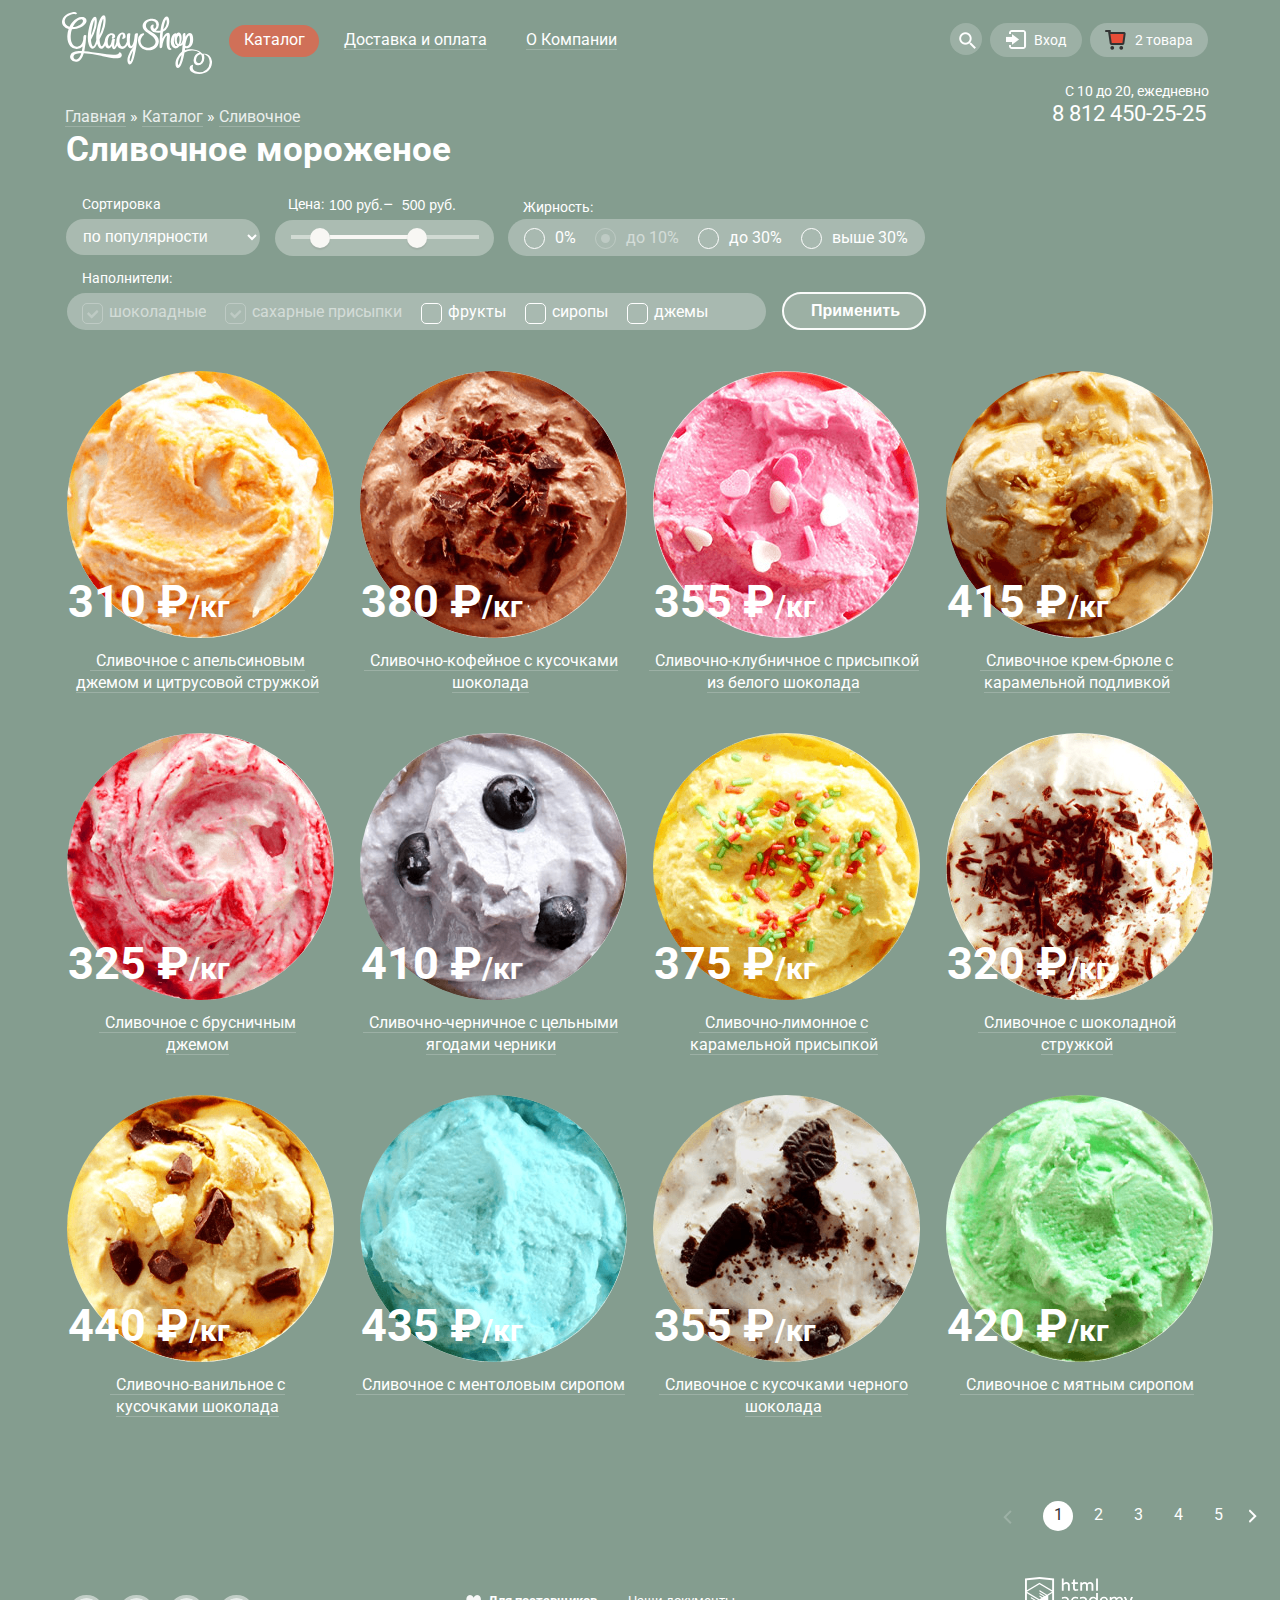
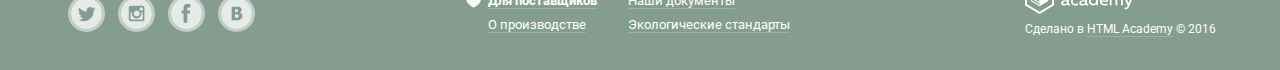
<file: catalog.html>
<!DOCTYPE html>
<html lang="ru">
  <head>
    <meta charset="utf-8">
    <title>Мороженое "Gllacy" каталог</title>
    <link rel="stylesheet" href="css/normalize.css">
    <link href="https://fonts.googleapis.com/css?family=Roboto:100,100i,300,300i,400,400i,500,500i,700,700i,900,900i&amp;subset=cyrillic" rel="stylesheet">
    <link rel="stylesheet" type="text/css" href="css/style.css">
  </head>
  <body>

  <!--Шапка страницы-->
    <header class="main-header">
  	  <div class="container clearfix">
        <div class="index-logo-catalog"> 
          <a href="index.html">
            <img src="img/logo.svg" width="150" height="70" alt="Gllacy Shop">
          </a>
        </div>
  	    <nav class="main-navigation">
  		    <ul class="main-menu">
  			    <li class="list main-menu-active">
  				    <a class="link-menu active" href="#">Каталог</a>
              <ul class="below-menu">
                <li class="item-menu"><a href="#">Новинки</a></li>
                <li class="below-menu-active"><a href="catalog.html">Сливочное</a></li>
                <li><a href="#">Щербеты</a></li>
                <li><a href="#">Фруктовый лед</a></li>
                <li><a href="#">Мелорин</a></li>
              </ul>
  			    </li>
  			    <li class="list">
  				    <a class="link-menu" href="#">Доставка и оплата</a>
  			    </li>
  			    <li class="list">
  				    <a class="link-menu" href="#"> О Компании</a>
  			    </li>
  		    </ul>
  	    </nav>
        <div class="user-to">
          <div class="search" >
            <a class="search-item"></a>
            <form class="form-search" action="https://echo.htmlacademy.ru" method="post">
              <input class="inner-search" type="search" name="search" placeholder="Что ищем?">
            </form>
          </div>
          <div class="user-block">
            <a class="login" href="#">Вход</a>
            <form class="form-login" action="https://echo.htmlacademy.ru" method="post">
                <input class="inner-mail" type="email" name="email" placeholder="Электронная почта">
                <input class="inner-password" type="password" name="password" placeholder="Пароль">
                <div class="link-login">
                  <a class="restore" href="#">Забыли пароль?</a>
                  <a class="restore" href="#">Новая регистрация</a>
                </div>
                <button class="btn btn-form" type="submit">Войти</button>
            </form>
          </div>
          <div class="basket">
            <a class="link-basket filled" href="#">2 товара</a>
            <form class="basket-order">
              <div class="basket-box">
                <div class="basket-line">
                  <button class="btn-close" type="button" title="Удалить">Удалить</button>
                  <div class="img mini-img1"></div>
                  <p>Пломбир с апельсиновым джемом</p>
                  <div class="price">1,5 кг х <span>200 руб.</span></div>
                  <div class="total">300 руб.</div>
                </div>
                <div class="basket-line">
                  <button class="btn-close" type="button" title="Удалить">Удалить</button>
                  <div class="img mini-img2"></div>
                  <p>Клубничный пломбир с присыпкой <br> из белого шоколада</p>
                  <div class="price">1,5 кг х <span>300 руб.</span></div>
                  <div class="total">450 руб.</div>
                </div>
                <div class="in-total">Итого: 750 руб.</div>
              </div>
              <div class="order">
                <a class="btn btn-order" href="#">Оформить заказ</a>
              </div>
            </form>
          </div>
        </div>
        <div class="mode">
          <p>
            С 10 до 20, ежедневно<br>
            <span class="number-phone">8 812 450-25-25</span>
          </p>
        </div>
      </div>
    </header>
    <!--Содержимое страницы-->
    <main class="container clearfix">
      <ul class="breadcrumbs">
        <li>
          <a href="index.html">Главная</a>
          <span>&raquo;</span>
        </li>
        <li>
          <a href="#">Каталог</a>
          <span>&raquo;</span>
        </li>
        <li>
          <a href="#">Сливочное</a>
        </li>
      </ul> 
      <section class="filter">
        <h2>Сливочное мороженое</h2> 
        <form class="product-groups" action="https://echo.htmlacademy.ru" method="post">
          <div class="filter-line">
            <fieldset class="filter-item filter-selection">
              <legend>Сортировка</legend>
              <select class="product-groups-item" name="sorting">
                <option value="popularity" selected="selected">по популярности</option>
                <option value="cheap">Недорогие</option>
                <option value="costly">Дорогие</option>
              </select>
            </fieldset>
            <fieldset class="filter-item filter-range">
              <legend>Цена:</legend>
              <div class="price-controls">
                <label class="min-price"><input class="min-price" type="text" name="price" id="price-1" value="100 руб."></label>
                <span>&ndash;</span>
                <label class="max-price"><input class="max-price" type="text" name="price" id="price-2" value="500 руб."></label>
              </div>
              <div class="range-controls">
                <div class="line-controls">
                  <div class="line" style="margin-left: 39px; width: 78px" ></div>
                </div>
                <div class="dot min-dot"></div>
                <div class="dot max-dot"></div>
              </div>
            </fieldset>
            <fieldset class="filter-item fat">
              <legend>Жирность:</legend>
              <div class="filter-fat">
                <input id="zero" type="radio" name="fat-content">
                <label for="zero">0%</label>
                <input id="ten" class="disabled" type="radio" name="fat-content" checked="checked" disabled>
                <label for="ten">до 10%</label>
                <input id="thirty" type="radio" name="fat-content">
                <label for="thirty">до 30%</label>
                <input id="more-thirty" type="radio" name="fat-content">
                <label for="more-thirty">выше 30%</label>
              </div>
            </fieldset>
          </div>
          <div class="filter-line">
            <fieldset class="filter-item filling">
              <legend>Наполнители:</legend>
                <div class="filter-filling">
                  <input class="disabled" id="chocolate" type="checkbox" name="stuffing" checked="checked" disabled>
                  <label for="chocolate">шоколадные</label>
                  <input class="disabled" id="sugar" type="checkbox" name="stuffing" checked="checked" disabled>
                  <label for="sugar">сахарные присыпки</label>
                  <input id="fruit" type="checkbox" name="stuffing">
                  <label for="fruit">фрукты</label>
                  <input id="syrup" type="checkbox" name="stuffing">
                  <label for="syrup">сиропы</label>
                  <input id="jam" type="checkbox" name="stuffing">
                  <label for="jam">джемы</label>
                </div>
            </fieldset>
          </div>
          <button type="submit" class="btn btn-filter">Применить</button>
        </form>
      </section>
    <!--Конец фильтра-->
    <!--Список товара-->
      <section class="catalog clearfix">
        <article class="catalog-item">
          <div class="item-description">
            <img src="img/catalog-img1.png" width="267" height="267" alt="">
            <span class="prix">310 &#8381;<span class="kg">/кг</span></span>
            <div class="catalog-text">
              <span class="text-item">Сливочное с апельсиновым  
              джемом и цитрусовой стружкой</span>
            </div>
          </div>
          <div class="item-btn">
            <a href="#" class="btn btn-description">Быстрый просмотр</a>
          </div>
        </article>
        <article class="catalog-item">
          <div class="item-description">
            <img src="img/catalog-img2.png" width="267" height="267" alt="">
            <span class="prix">380 &#8381;<span class="kg">/кг</span></span>
            <div class="catalog-text">
              <span class="text-item">Сливочно-кофейное с кусочками шоколада</span>
            </div>
          </div>
          <div class="item-btn">
            <a href="#" class="btn btn-description">Быстрый просмотр</a>
          </div>
        </article>
        <article class="catalog-item">
          <div class="item-description">
            <img src="img/catalog-img3.png" width="266" height="267" alt="">
            <span class="prix">355 &#8381;<span class="kg">/кг</span></span>
            <div class="catalog-text">
              <span class="text-item">Сливочно-клубничное с присыпкой из белого шоколада</span>
            </div>
          </div>
          <div class="item-btn">
            <a href="#" class="btn btn-description">Быстрый просмотр</a>
          </div>
        </article>
        <article class="catalog-item">
          <div class="item-description">
            <img src="img/catalog-img4.png" width="267" height="267" alt="">
            <span class="prix">415 &#8381;<span class="kg">/кг</span></span>
            <div class="catalog-text">
              <span class="text-item">Сливочное крем-брюле с карамельной подливкой</span>
            </div>
          </div>
          <div class="item-btn">
            <a href="#" class="btn btn-description">Быстрый просмотр</a>
          </div>
        </article>
        <article class="catalog-item">
          <div class="item-description">
            <img src="img/catalog-img5.png" width="267" height="267" alt="">
            <span class="prix">325 &#8381;<span class="kg">/кг</span></span>
            <div class="catalog-text">
              <span class="text-item">Сливочное с брусничным <br>джемом</span>
            </div>
          </div>
          <div class="item-btn">
            <a href="#" class="btn btn-description">Быстрый просмотр</a>
          </div>
        </article>
        <article class="catalog-item">
          <div class="item-description">
            <img src="img/catalog-img6.png" width="267" height="267" alt="">
            <span class="prix">410 &#8381;<span class="kg">/кг</span></span>
            <div class="catalog-text">
              <span class="text-item">Сливочно-черничное с цельными ягодами черники</span>
            </div>
          </div>
          <div class="item-btn">
            <a href="#" class="btn btn-description">Быстрый просмотр</a>
          </div>
        </article>
        <article class="catalog-item">
          <div class="item-description">
            <img src="img/catalog-img7.png" width="267" height="267" alt="">
            <span class="prix">375 &#8381;<span class="kg">/кг</span></span>
            <div class="catalog-text">
              <span class="text-item">Сливочно-лимонное с карамельной присыпкой</span>
            </div>
          </div>
          <div class="item-btn">
            <a href="#" class="btn btn-description">Быстрый просмотр</a>
          </div>
        </article>
        <article class="catalog-item">
          <div class="item-description">
            <img src="img/catalog-img8.png" width="267" height="267" alt="">
            <span class="prix">320 &#8381;<span class="kg">/кг</span></span>
            <div class="catalog-text">
              <span class="text-item">Сливочное с шоколадной стружкой</span>
            </div>
          </div>
          <div class="item-btn">
            <a href="#" class="btn btn-description">Быстрый просмотр</a>
          </div>
        </article>
        <article class="catalog-item">
          <div class="item-description">
            <img src="img/catalog-img9.png" width="267" height="267" alt="">
            <span class="prix">440 &#8381;<span class="kg">/кг</span></span>
            <div class="catalog-text">
              <span class="text-item">Сливочно-ванильное с <br>кусочками шоколада</span>
            </div>
          </div>
          <div class="item-btn">
            <a href="#" class="btn btn-description">Быстрый просмотр</a>
          </div>
        </article>
        <article class="catalog-item">
          <div class="item-description">
            <img src="img/catalog-img10.png" width="267" height="267" alt="">
            <span class="prix">435 &#8381;<span class="kg">/кг</span></span>
            <div class="catalog-text">
              <span class="text-item">Сливочное с ментоловым сиропом</span>
            </div>
          </div>
          <div class="item-btn">
            <a href="#" class="btn btn-description">Быстрый просмотр</a>
          </div>
        </article>
        <article class="catalog-item">
          <div class="item-description">
            <img src="img/catalog-img11.png" width="267" height="267" alt="">
            <span class="prix">355 &#8381;<span class="kg">/кг</span></span>
            <div class="catalog-text">
              <span class="text-item">Сливочное с кусочками черного шоколада</span>
            </div>
          </div>
          <div class="item-btn">
            <a href="#" class="btn btn-description">Быстрый просмотр</a>
          </div>
        </article>
        <article class="catalog-item">
          <div class="item-description">
            <img src="img/catalog-img12.png" width="267" height="267" alt="">
            <span class="prix">420 &#8381;<span class="kg">/кг</span></span>
            <div class="catalog-text">
              <span class="text-item">Сливочное с мятным сиропом</span>
            </div>
          </div>
          <div class="item-btn">
            <a href="#" class="btn btn-description">Быстрый просмотр</a>
          </div>
        </article>
      </section>
    <!--Конец списка товаров-->
      <div class="paginator">
        <a class="prev" href="#prev"></a>
        <a class="link active" href="#">1</a>
        <a class="link" href="#">2</a>
        <a class="link" href="#">3</a>
        <a class="link" href="#">4</a>
        <a class="link" href="#">5</a>
        <a class="next" href="#next"></a>  
      </div>
    </main>
  <!--Конец основного содержания страницы-->
  <!--Подвал страницы-->
    <footer class="main-footer">
      <div class="container clearfix">
        <section class="footer-social">
          <a class="social-btn social-btn-tv" href="#">
            <svg xmlns="http://www.w3.org/2000/svg" width="31.375" height="31.4" viewBox="0 0 31.375 31.4">
              <defs>
                <style>
                  .cls-1 {
                    fill: #fff;
                    fill-rule: evenodd;
                    opacity: 0.8;
                  }
                </style>
              </defs>
              <path id="tv" class="cls-1" d="M46.427,2352.17a15.69,15.69,0,1,1-15.692,15.69A15.688,15.688,0,0,1,46.427,2352.17Zm9.138,10.81a7.331,7.331,0,0,1-2.092.57,3.663,3.663,0,0,0,1.6-2.02,7.4,7.4,0,0,1-2.313.89,3.645,3.645,0,0,0-6.207,3.32,10.316,10.316,0,0,1-7.507-3.81,3.655,3.655,0,0,0,1.127,4.87,3.68,3.68,0,0,1-1.65-.46c0,0.02,0,.03,0,0.05a3.651,3.651,0,0,0,2.922,3.57,3.789,3.789,0,0,1-.96.13,3.861,3.861,0,0,1-.685-0.07,3.643,3.643,0,0,0,3.4,2.53,7.29,7.29,0,0,1-4.524,1.56,8.291,8.291,0,0,1-.869-0.05,10.354,10.354,0,0,0,15.946-8.73c0-.16,0-0.31-0.011-0.47A7.33,7.33,0,0,0,55.565,2362.98Z" transform="translate(-30.75 -2352.16)"/>
            </svg>
          </a>
          <a class="social-btn social-btn-inst" href="#">
            <svg xmlns="http://www.w3.org/2000/svg" width="31.376" height="31.41" viewBox="0 0 31.376 31.41">
              <defs>
                <style>
                 .cls-1 {
                    fill: #fff;
                    fill-rule: evenodd;
                    opacity: 0.8;
                  }
                </style>
              </defs>
              <path id="inst" class="cls-1" d="M95.865,2352.23a15.69,15.69,0,1,1-15.692,15.69A15.688,15.688,0,0,1,95.865,2352.23Zm6.271,23.61a1.745,1.745,0,0,0,1.745-1.75v-12.31a1.743,1.743,0,0,0-1.745-1.74H89.809a1.743,1.743,0,0,0-1.745,1.74v12.31a1.745,1.745,0,0,0,1.745,1.75h12.328Zm-1.375-9.1a4.921,4.921,0,1,1-9.529,0h-1.38v6.78a0.609,0.609,0,0,0,.611.61h11.065a0.609,0.609,0,0,0,.612-0.61v-6.78h-1.38ZM96,2365.13a2.848,2.848,0,1,1,0,5.68A2.84,2.84,0,0,1,96,2365.13Zm3.7-3.31h1.865a0.608,0.608,0,0,1,.611.61v1.86a0.608,0.608,0,0,1-.611.61H99.7a0.609,0.609,0,0,1-.611-0.61v-1.86A0.609,0.609,0,0,1,99.7,2361.82Z" transform="translate(-80.188 -2352.22)"/>
            </svg>
          </a>
          <a class="social-btn social-btn-fb" href="#">
            <svg xmlns="http://www.w3.org/2000/svg" width="31.375" height="31.41" viewBox="0 0 31.375 31.41">
              <defs>
                <style>
                 .cls-1 {
                    fill: #fff;
                    fill-rule: evenodd;
                    opacity: 0.8;
                  }
               </style>
              </defs>
              <path id="fb" class="cls-1" d="M144.865,2352.23a15.69,15.69,0,1,1-15.692,15.69A15.687,15.687,0,0,1,144.865,2352.23Zm0.773,24.99v-9.29h2.743l0.285-3.09h-3.028l0-1.86c0-.89.085-1.26,1.367-1.26h1.764v-3.42h-2.792c-3.294,0-4.082,1.54-4.082,4.34v2.2h-1.889v3.09H141.9v9.29h3.738Z" transform="translate(-129.188 -2352.22)"/>
            </svg>
          </a>
          <a class="social-btn social-btn-vk" href="#">
            <svg xmlns="http://www.w3.org/2000/svg" width="31.375" height="31.41" viewBox="0 0 31.375 31.41">
              <defs>
                <style>
                  .cls-1 {
                    fill: #fff;
                    fill-rule: evenodd;
                    opacity: 0.8;
                  }
                </style>
              </defs>
              <path id="vk" class="cls-1" d="M193.865,2352.23a15.69,15.69,0,1,1-15.692,15.69A15.687,15.687,0,0,1,193.865,2352.23Zm5.967,18.25a3.1,3.1,0,0,0-.757-2.2,3.7,3.7,0,0,0-2.016-1.09v-0.07a2.881,2.881,0,0,0,1.371-1.14,3.211,3.211,0,0,0,.5-1.77,3.133,3.133,0,0,0-.362-1.52,2.6,2.6,0,0,0-1.091-1.05,4.522,4.522,0,0,0-1.446-.48,17.993,17.993,0,0,0-2.269-.11h-4.8v13.59H194.4a8.909,8.909,0,0,0,2.332-.25,4.783,4.783,0,0,0,1.686-.86,3.684,3.684,0,0,0,1.032-1.27,3.909,3.909,0,0,0,.383-1.78h0Zm-4.372-5.59a1.517,1.517,0,0,0-.169-0.67,1,1,0,0,0-.527-0.5,2.111,2.111,0,0,0-.8-0.17c-0.308,0-.766-0.01-1.374-0.01h-0.237v2.88h0.43c0.583,0,.994-0.01,1.228-0.02a2.044,2.044,0,0,0,.727-0.19,1.129,1.129,0,0,0,.563-0.53,1.9,1.9,0,0,0,.157-0.79h0Zm0.856,5.53a1.673,1.673,0,0,0-.255-0.99,1.533,1.533,0,0,0-.767-0.54,2.658,2.658,0,0,0-.853-0.13c-0.362-.01-0.849-0.01-1.456-0.01h-0.63v3.4h0.184c0.888,0,1.5-.01,1.842-0.02a2.867,2.867,0,0,0,1.041-.24,1.381,1.381,0,0,0,.68-0.59A1.813,1.813,0,0,0,196.316,2370.42Z" transform="translate(-178.188 -2352.22)"/>
            </svg>
          </a>
        </section>
        <section class="footer-data">
          <div class="inner">
            <div class="content-inner">
              <a class="link-item" href="#">Для поставщиков</a>
            </div>
            <div class="content-inner">
              <a href="#">О производстве</a>
            </div>
          </div>
          <div class="inner">
            <div class="content-inner">   
              <a href="#">Наши документы</a>
            </div>
            <div class="content-inner">
              <a href="#">Экологические стандарты</a>
            </div>
          </div>
        </section>
        <section class="footer-copyright">
          <a class="logo-copyright" href="https://htmlacademy.ru">
            <img src="img/logo-html.svg" alt="HTML Academy">
          </a>
          <p class="text-copyright">
            Сделано в <a href="https://htmlacademy.ru">HTML Academy</a> &copy; 2016
          </p>
        </section>
      </div>  
    </footer>
  <!--Конец подвала страницы-->

  </body>
</html>
</file>
<file: css/style.css>
body {
  min-width: 1200px;
  font-size: 16px;
  line-height: 22px;
  font-family: "Roboto", "Arial", sans-serif;
  background-color: #849d8f;
  color: #ffffff;
}

body > input[type="radio"] {
  display: none;
}

h1 {
	font-size: 60px;
	line-height: 60.35px;
	color: #f7f4f1;
	font-weight: bold;
}

h2 {
	font-size: 35px;
	line-height: 41px;
	color: #ffffff;
	font-weight: bold;
}

.main-header {
	position: relative;
	z-index: 10;
}

.clearfix::after {
  display: table;
  content: "";
  clear: both;
}

.site-wrapper {
  background-color: #849d8f;
  background-image: url("../img/slider-ice1.png");
  background-repeat: no-repeat;
  background-position: top center;
  -webkit-transition: background-image 0.5s ease, background-color 0.5s ease;
  transition: background-image 0.5s ease, background-color 0.5s ease;
}

.site-wrapper:before,
.site-wrapper:after {
  content: "";
  visibility: hidden;
}

.site-wrapper:before {
  background-image: url("slide-2.png");
}

.site-wrapper:after {
  background-image: url("slide-3.png");
}

.container {
	width: 1200px;
	margin-left: auto;
	margin-right: auto;
	padding-left: 27px;
	padding-right: 27px;
}

.btn {
	display: inline-block;
  padding-top: 14px;
  padding-bottom: 14px;
  padding-left: 20px;
  padding-right: 20px;
  font-size: 18px;
  line-height: 24px;
  font-weight: 600;
  vertical-align: top;
  border: none;
  color: #ffffff;
  text-decoration: none;
  text-shadow: 0 2px 5px rgba(160, 32, 11, 0.76);
  background: #f26843;
  background: -moz-linear-gradient(top, #f26843 0%, #e74a35 100%);
  background: -webkit-linear-gradient(top, #f26843 0%, #e74a35 100%);
  background:  linear-gradient(to bottom, #f26843 0%, #e74a35 100%);
  border-radius: 100px;
  box-shadow: 0 2px 2px rgba(172, 16, 0, 0.64);
}

.btn:hover {
  background: -moz-linear-gradient(top, #f58669 0%, #ec6f5e 100%);
  background: -webkit-linear-gradient(top, #f58669 0%, #ec6f5e 100%);
  background: linear-gradient(to bottom, #f58669 0%, #ec6f5e 100%);
  box-shadow: 0 2px 2px rgba(172, 16, 0, 1);
}

.btn:active {
  background: -moz-linear-gradient(top, #d84732 0%, #e1613e 100%);
  background: -webkit-linear-gradient(top, #d84732 0%, #e1613e 100%);
  background: linear-gradient(to bottom, #d84732 0%, #e1613e 100%);
  box-shadow: inset 0 2px 2px rgba(172, 16, 0, 1);
}

/*index*/
.index-logo {
	float: left;
  margin-top: 10px;
  margin-left: 21px;
}

.index-logo-catalog {
	float: left;
  margin-top: 8px;
  margin-left: 22px;
}

.main-navigation {
	float: left;
  width: 686px;
  margin-left: -23px;
  margin-top: 25px;
  margin-bottom: 20px;
  font-size: 0;
}

.main-menu {
  padding-bottom: 15px;
}

.main-menu a {
	padding-left: 0;
  text-decoration: none;
  color: inherit;
}

.link-menu {
	padding: 0;
  border-bottom: 1px solid rgba(255, 255, 255, 0.2);
}

.link-menu.active {
	border: none;
  padding-bottom: 17px;
}

.list {
 position: relative;
 display: inline-block;
 margin-right: 10px;
 padding-top: 6px;
 padding-bottom: 8px;
 padding-right: 14px;
 padding-left: 15px;
 vertical-align: middle;
 font-size: 16px;
 line-height: 18px;
}

.below-menu {
  position: absolute;
  width: 143px;
  right: -50px;
  top: 35px;
  margin: 0;
  padding: 0;
  padding-top: 9px;
  padding-bottom: 5px;
  display: none;
  list-style: none;
  border-radius: 5px;
  background: #f8f7f4;
  color: #323232;
}

.below-menu li {
  display: block;
  padding: 0px;
  margin: 0px;
  margin-bottom: 3px;
  font-size: 14px;
  line-height: 16px;
  font-weight: 400;
}

.below-menu a {
	display: block;
	margin: 0;
  padding: 6px 20px;
  color: #000000;
  text-decoration: none;
  cursor: pointer;
}

.item-menu {
  font-weight: bold;
  color: #fff;
  cursor: default;
  border-bottom: 1px solid #d1d0ce;
}

.list:hover .below-menu {
	display: block;
}

.list:hover {
	background: #f7f6f3;
	color: #000000;
	border-radius: 20px;
	text-decoration: none;
}

.list:active {
	box-shadow: inset 0 2px 1px 0 #8a8a8a;
}

.below-menu li:hover {
	background: #fbded7;
}

.below-menu li:active {
	background: #f6b5a5;
}

.main-menu-active {
	background: #d07058;
	border-radius: 20px;
}

.below-menu-active {
	background: #d07058;
}

.below-menu-active a {
	color: #ffffff;
  outline: none;
  cursor: none;
}

.user-to {
	float: right;
	width: 267px;
	margin-top: 23px;
	margin-right: 30px;
}

.search {
	position: relative;
	float: left;
	width: 42px;
  padding-bottom: 15px;
}

.search-item {
  position: relative;
  display: inline-block;
  margin-left: 7px;
  padding: 16px;
  vertical-align: top;
  cursor: pointer;
  background: rgba(255, 255, 255, 0.2);
  border-radius: 50%;
}

.search-item::before {
	position: absolute;
	content: "";
	top: 9px;
	right: 6px;
	background-image: url(../img/icon/sprait1.png);
  width: 17px;
  height: 17px;
  background-position: -10px -705px;
}

.search-item:hover {
  background: #ffffff;
  opacity: 1;
}

.search-item:hover::before {
	width: 17px;
  height: 17px;
  background-position: -10px -742px;
}

.form-search {
	position: absolute;
	right: 10px;
	top: 40px;
	display: none;
}

.inner-search {
	width: 340px;
	padding-left: 15px;
	font-size: 14px;
	line-height: 24px;
  border: none;
  outline: none;
  border: 15px solid #f8f7f4;
  border-radius: 3px;
  box-shadow: 0 8px 11px #3f4a43;
}

.search:hover .form-search {
	display: block;
}

.user-block {
	position: relative;
	width: 90px;
	float: left;
	margin-left: 5px;
  padding-bottom: 15px;
}

.login {
	position: relative;
  display: inline-block;
  padding-top: 9px;
  padding-bottom: 9px;
  padding-left: 44px;
  padding-right: 16px;
  vertical-align: top;
  font-size: 14px;
  line-height: 16px;
  text-decoration: none;
  background: rgba(255, 255, 255, 0.2);
  border-radius: 20px;
  color: #ffffff;
}

.login:hover {
  background-color: #ffffff;
  color: #323232;
}

.login::before {
	position: absolute;
  content: "";
  left: 16px;
  top: 7px;
  background: url(../img/icon/sprait1.png) no-repeat;
  width: 21px;
  height: 19px;
  background-position: -10px -627px;
}

.login:hover::before {
  width: 21px;
  height: 19px;
  background-position: -10px -666px;
}

.form-login {
	position: absolute;
  top: 40px;
  right: 40px;
  padding: 20px;
  display: none;
  background: #f8f3f0 url("../img/background-basket.jpg") no-repeat;
  border-radius: 10px;
  color: #000000;
  box-shadow: 0 30px 50px rgba(0, 0, 0, 0.7);
}

.form-login input[type="email"],
.form-login input[type="password"] {
  width: 241px;
  margin: 0;
  margin-bottom: 20px;
  padding: 10px;
  font-size: 14px;
  line-height: 24px;
  font-family: inherit;
  border: 1px solid #d3d3d2;
  border-radius: 5px;
  color: #b8b8b8;
  outline: none;
}

.link-login {
  float: right;
  width: 120px;
}

.restore {
	font-size: 13px;
	line-height: 24px;
	color: #323232;
}

.form-login .btn-form {
  padding-left: 25px;
  padding-right: 25px;
  padding-top: 10px;
  padding-bottom: 10px;
}

.user-block:hover .form-login {
	display: block;
}

.basket {
	position: relative;
	float: right;
	width: 120px;
  padding-bottom: 15px;
}

.link-basket {
	position: relative;
  display: inline-block;
  vertical-align: top;
  padding-top: 9px;
  padding-bottom: 9px;
  padding-left: 47px;
  padding-right: 34px;
  font-size: 14px;
  line-height: 16px;
  background: rgba(255, 255, 255, 0.2);
  color: #ffffff;
  border-radius: 20px;
  text-decoration: none;
}

.link-basket::before {
	position: absolute;
  content: "";
  top: 7px;
  left: 19px;
  right: 85px;
  background: url(../img/icon/sprait1.png) no-repeat;
  width: 21px;
  height: 20px;
  background-position: -10px -10px;
}

.link-basket:hover {
  background-color: #ffffff;
  color: #323232;
}

.link-basket:hover::before {
	width: 21px;
  height: 20px;
  background-position: -10px -50px;
}

.link-basket.filled {
	position: relative;
	display: inline-block;
  padding-top: 9px;
  padding-bottom: 9px;
  padding-left: 45px;
  padding-right: 15px;
  vertical-align: top;
  font-size: 14px;
  line-height: 16px;
  background: #a0b3a9;
  color: #ffffff;
  border-radius: 20px;
  text-decoration: none;
}

.link-basket.filled::before {
	position: absolute;
	content: "";
	top: 7px;
	left: 15px;
	right: 85px;
	background: url(../img/icon/sprait1.png) no-repeat;
	width: 21px;
  height: 20px;
  background-position: -10px -90px;
}

.link-basket.filled:hover {
  background-color: #ffffff;
  color: #323232;
}

.basket-order {
  position: absolute;
  top: 40px;
  right: 0px;
  width: 510px;
  display: none;
  margin: 0px;
  padding-top: 16px;
  padding-left: 18px;
  padding-right: 12px;
  padding-bottom: 12px;
  font-size: 13px;
  line-height: 16px;
  font-weight: 400;
  color: #333333;
  background-color: #f8f7f4;
  border-radius: 10px;
  z-index: 10;
}

.basket-box {
	float: right;
  width: 510px;
  margin: 0;
  padding: 0;
  border-collapse: collapse;
  border-spacing: 0;
}

.img {
  width: 33px;
  height: 33px;
  margin-top: 5px;
  margin-left: 10px;
  margin-right: 13px;
  border-radius: 50%;
}

.mini-img1 {
	background: url(../img/icon/sprait1.png) no-repeat;
	background-position: -10px -779px;
}

.mini-img2 {
	background: url(../img/icon/sprait1.png) no-repeat;
	background-position: -10px -832px;
}

.basket-line {
	display: inline-block;
	margin-bottom: 5px;
	vertical-align: top;
}

.basket-line p {
	margin-right: 32px;
	vertical-align: center;
}

.basket-line div,
.basket-line p {
  display: inline-block;
  vertical-align: top;
  font-size: 13px;
  line-height: 16px;
  color: #323232;
}

.price {
	margin-top: 13px;
	margin-right: 28px;
}

.price span {
	color: #999999;
}

.basket-line button {
  position: relative;
  top: 0px;
  left: 0px;
  width: 11px;
  height: 11px;
  font-size: 0px;
  background-color: transparent;
  border: 0px;
  outline: 0px;
  cursor: pointer;
}

.basket-line button::before,
.basket-line button::after {
  content: "";
  position: absolute;
  top: 6px;
  left: 6px;
  width: 2px;
  height: 14px;
  background-color: #686867;
}

.btn-close::before {
	-webkit-transform: rotate(45deg);
	-ms-transform: rotate(-45deg);
	transform: rotate(45deg);
}

.btn-close::after  {
	-webkit-transform: rotate(-45deg);
	-ms-transform: rotate(-45deg);
	transform: rotate(-45deg);
}

.total {
	margin-top: 13px;
}

.in-total {
  padding: 15px 0px;
  font-size: 15px;
  font-weight: 700;
  text-align: right;
  border-top: 1px solid #cacac7;
}

.btn-order {
	float: right;
}

.basket:hover .basket-order {
  display: block;
}

.mode {
	width: 267px;
  float: right;
  margin-top: -23px;
  clear: both;
  font-size: 14px;
  line-height: 16px;
  text-align: right;
}

.number-phone {
	font-size: 22px;
	line-height: 30px;
	text-decoration: none;
}

.mode p {
	padding-right: 31px;
}

.mode span {
  padding-right: 3px;
}

.slider {
	position: relative;
  padding-top: 270px;
  text-align: center;
  color: #ffffff;
}

.slide {
	display: none;
}

.slide-title {
  width: 700px;
  margin: 0 auto;
  margin-top: -10px;
  margin-bottom: 41px;
  font-size: 60px;
  line-height: 60px;
  font-weight: 800;
}

.slide-btn {
	margin-top: -12px;
  margin-bottom: 41px;
  padding: 12px 43px;
  font-size: 31px;
  line-height: 41px;
  font-weight: 600;
}

.slides-controls {
  position: absolute;
  bottom: 62px;
  left: 28px;
  font-size: 0;
  z-index: 20;
}

.slides-controls label {
  display: inline-block;
  width: 17px;
  height: 17px;
  margin-right: 8px;
  vertical-align: top;
  background-color: transparent;
  border: 2px solid #ffffff;
  border-radius: 50%;
  cursor: pointer;
}

#btn-1:checked ~ .site-wrapper #slide1,
#btn-2:checked ~ .site-wrapper #slide2,
#btn-3:checked ~ .site-wrapper #slide3 {
  display: block;
}

#btn-1:checked ~ .site-wrapper {
  background-color: #849d8f;
  background-image: url("../img/slider-ice1.png");
}

#btn-2:checked ~ .site-wrapper {
  background-color: #8996a6;
  background-image: url("../img/slider-ice2.png");
}

#btn-3:checked ~ .site-wrapper {
  background-color: #9d8b84;
  background-image: url("../img/slider-ice3.png");
}

#btn-1:checked ~ .site-wrapper label[for="btn-1"],
#btn-2:checked ~ .site-wrapper label[for="btn-2"],
#btn-3:checked ~ .site-wrapper label[for="btn-3"] {
  background-color: #ffffff;
}

.stock {
	margin-bottom: 40px;
}

.stock-left {
	float: left;
  width: 560px;
  height: 230px;
  margin-left: 27px;
  background: url(../img/stock-raspberry.png) no-repeat 0 0;
  border-radius: 18px;
}

.stock h2 {
  margin-top: 15px;
  margin-bottom: 0px;
  padding-left: 17px;
  padding-right: 27px;
  font-size: 35px;
  line-height: 41px;
}

.stock p {
	padding-bottom: 24px;
	padding-left: 20px;
  padding-right: 25px;
  font-size: 18px;
  line-height: 22px;
  font-weight: bold;
}

.stock-right {
	float: right;
	width: 560px;
	height: 230px;
	margin-right: 27px;
	background: url(../img/stock-chocolate.png) no-repeat 0 0;
	border-radius: 18px;
}

.btn-partition {
  float: right;
  margin-right: 22px;
  padding-top: 10px;
  padding-bottom: 11px;
  padding-left: 24px;
}

.hit {
	margin-bottom: 31px;
  font-size: 0;
  padding: 0;
}

.hit-item {
	position: relative;
  display: inline-block;
  width: 267px;
  margin-left: 26px;
  margin-right: 0px;
  font-size: 14px;
  text-align: center;
}

.hit-item p {
  margin-top: -65px;
  text-align: left;
  font-size: 45px;
  line-height: 45px;
  font-weight: bold;
}

.hit-item .hit-inner {
	font-size: 30px;
	line-height: 45px;
}

.hit-link {
	margin-top: -25px;
}

.hit-name {
	display: inline;
  margin-top: -20px;
  padding: 0;
  font-size: 16px;
  line-height: 22px;
  color: #ffffff;
  border-bottom: 1px solid rgba(255, 255, 255, 0.2);
  text-decoration: none;
}

.hit-item a:hover {
	color: #ffbc9e;
}

.hit-item:last-child {
	margin-right: 0;
}

.hit-item:after {
	position: absolute;
	content: "";
	left: 0;
	top: -3px;
	background: url(../img/icon/sprait1.png) no-repeat;
	width: 61px;
  height: 61px;
  background-position: -10px -350px;
  border-radius: 50px;
}

.hit-item img {
  border-radius: 135px;
}

.info-shop {
	width: 1146px;
  margin-bottom: 40px;
  margin-left: 27px;
  font-size: 16px;
  line-height: 22px;
  color: #323232;
  background: url(../img/wafer.jpg);
  border-radius: 15px;
}

.info-shop > p {
	padding-top: 24px;
  padding-left: 19px;
  padding-right: 5px;
  font-weight: bold;
  font-size: 24px;
  line-height: 30px;
}

.info-left {
	position: relative;
	float: left;
	width: 490px;
	margin-left: 76px;
	margin-right: 33px;
}

.info-right {
	position: relative;
	float: right;
	width: 490px;
	margin-right: 13px;
}

.info-left p,
.info-right p {
	position: relative;
}

.item-1:before {
  position: absolute;
  content: "";
  left: -56px;
  top: -14px;
  background: url(../img/icon/sprait1.png);
  width: 49px;
  height: 49px;
  background-position: -10px -431px;
}

.item-2:before {
	position: absolute;
  content: "";
  left: -56px;
  top: -14px;
  background: url(../img/icon/sprait1.png);
  width: 49px;
  height: 49px;
  background-position: -10px -558px;
}

.item-3:before {
	position: absolute;
  content: "";
  left: -58px;
  top: -13px;
  background: url(../img/icon/sprait1.png);
  width: 48px;
  height: 49px;
  background-position: -10px -190px;
}

.item-4:before {
	position: absolute;
  content: "";
  left: -58px;
  top: -14px;
  background: url(../img/icon/sprait1.png);
  width: 48px;
  height: 49px;
  background-position: -10px -953px;
}

.item-1,
.item-3 {
  margin-top: -1px;
  margin-bottom: 25px;
  padding-right: 5px;
}

.item-2,
.item-4 {
  margin-bottom: 24px;
  padding-right: 8px
}

.news {
	margin: 0;
	margin-bottom: 36px;
	padding: 0;
}

.news-fresh {
	width: 540px;
  height: 220px;
  float: left;
  margin-right: 26px;
  margin-left: 27px;
  padding-left: 19px;
  text-align: left;
  background: url(../img/strawberry-von.png) no-repeat;
  border-radius: 15px;
}

.news-fresh p {
	padding-right: 255px;
  padding-top: 7px;
  font-size: 16px;
  line-height: 22px;
  color: #323232;
}

.news-fresh a {
	font-size: 24px;
  line-height: 30px;
  font-weight: bold;
  color: #323232;
}

.news-fresh a:hover {
	color: #e84d37;
}

.news-spread {
	width: 560px;
  height: 220px;
  float: right;
  margin-right: 27px;
  background: url(../img/substrate.png) no-repeat;
  border-radius: 15px;
}

.news-spread p {
	padding-left: 26px;
  padding-right: 26px;
  padding-top: 15px;
  padding-bottom: 21px;
  font-size: 16px;
  line-height: 22px;
  color: #5a5a5a;
}

.spread-form {
	padding-left: 26px;
	padding-bottom: 20px;
	vertical-align: top;
}

.btn.btn-form {
	display: inline-block;
  padding-top: 8px;
  padding-bottom: 11px;
  padding-left: 17px;
  padding-right: 14px;
  font-size: 18px;
  line-height: 24px;
  font-weight: 600;
  vertical-align: top;
  border: none;
  color: #ffffff;
  text-decoration: none;
  text-shadow: 0 2px 5px rgba(160, 32, 11, 0.76);
  background: #f26843;
  background: -moz-linear-gradient(top, #f26843 0%, #e74a35 100%);
  background: -webkit-linear-gradient(top, #f26843 0%, #e74a35 100%);
  background: linear-gradient(to bottom, #f26843 0%, #e74a35 100%);
  border-radius: 100px;
  box-shadow: 0 2px 2px rgba(172, 16, 0, 0.64);
}

.spread-form input {
	width: 353px;
  height: 40px;
  margin-right: 8px;
  padding-left: 14px;
  font-size: 16px;
  line-height: 24px;
  outline: none;
  border-radius: 5px;
  border: 1px solid #d3d3d2;
}

.index-content {
	position: relative;
	margin-bottom: -2px;
}

.address-content {
	position: absolute;
	width: 302px;
	right: 27px;
	top: 62px;
	padding-top: 28px;
	background: #fefdfc;
	color: #323232;
	border-radius: 10px;
}

.content-item {
	margin-bottom: 19px;
}

.content-item span {
	padding-left: 24px;
	padding-right: 27px;
	font-size: 18px;
	font-weight: bold;
}

.content-item p {
	margin: 0;
  margin-bottom: 5px;
  padding-left: 25px;
  padding-right: 15px;
  font-size: 14px;
  line-height: 20px;
}

.address-content a {
	margin-top: 7px;
  margin-bottom: 30px;
  margin-left: 24px;
  margin-right: 26px;
  padding-top: 9px;
  padding-bottom: 12px;
  padding-left: 28px;
  padding-right: 27px;
}
/*catalog*/
.breadcrumbs {
	margin-top: -37px;
  margin-bottom: -28px;
  margin-left: -15px;
}

.breadcrumbs li {
	display: inline-block;
}

.breadcrumbs a {
	color: #ebefed;
	border-bottom: 1px solid rgba(255, 255, 255, 0.2);
	text-decoration: none;
}

.breadcrumbs a:hover {
	color: #ffbc9e;
}

.filter {
	position: relative;
	margin-bottom: 11px;
	font-size: 0;
}

.filter h2 {
	margin-bottom: 24px;
	padding-left: 26px;
}

.filter-selection legend {
  margin: 0;
  padding: 0;
  padding-left: 30px;
  font-size: 14px;
  line-height: 18px;
}

.filter-item {
  display: inline-block;
  margin-top: 1px;
  vertical-align: top;
  font-size: 16px;
  border: none;
}

.filter-range {
	width: 220px;
	margin-top: 1px;
	margin-left: -17px;
}

.filter-range legend {
	margin: 0;
  padding: 0;
  padding-left: 23px;
  font-size: 14px;
  line-height: 18px;
}

.product-groups-item {
	width: 194px;
  height: 36px;
  margin-left: 14px;
  padding-left: 13px;
  border: none;
  outline: none;
  border-radius: 50px;
  background: #a9bab0;
  color: #ffffff;
}

.product-groups-item:hover {
	color: #323232;
	background: #ffffff;
}

.price-controls {
	width: 250px;
	margin-top: -25px;
	margin-left: -46px;
  text-align: right;
}

.price-controls legend,
.price-controls label {
  display: inline-block;
  width: 80px;
  margin-right: 10px;
  padding: 0;
  font-size: 14px;
  line-height: 16px;
}

.price-controls legend {
	padding-right: 5px;
	padding-left: 10px;
}

.price-controls input {
	width: 60px;
	margin: 0;
	padding: 0;
	border: none;
  text-align: center;
  outline: none;
  color: #ffffff;
  background-color: #849d8f;
}

.price-controls span {
	padding-left: 10px;
	margin-left: -27px;
	margin-right: -19px;
}

.range-controls {
	position: relative;
  height: 20px;
  margin-top: 4px;
  margin-left: 10px;
  margin-right: -9px;
  padding-top: 15px;
  padding-bottom: 1px;
  padding-left: 16px;
  padding-right: 15px;
  border-radius: 20px;
  background: #abbcb2;
}

.range-controls .line-controls {
	height: 4px;
	background: #d1dad3;
}

.range-controls .line {
	width: 70%;
	height: 4px;
	background: #f8f7f4;
}

.range-controls .dot {
	position: absolute;
  top: 8px;
  left: 0px;
  width: 20px;
  height: 20px;
  cursor: pointer;
  background: #f8f7f4;
  border-radius: 50%;
  box-shadow: 0 2px 1px 0 #a2b0a7;
}

.range-controls .min-dot {
  top: 8px;
  left: 35px;
}

.range-controls .max-dot {
  top: 8px;
  left: 132px;
}

.fat {
  margin-top: 4px;
  margin-left: 32px;
}

.fat legend {
  margin: 0;
  padding: 0;
  margin-left: -16px;
  font-size: 14px;
  line-height: 18px;
}

.filter-fat {
	margin-top: -3px;
  margin-left: -31px;
  padding-top: 8px;
  padding-bottom: 7px;
  padding-left: 16px;
  padding-right: 2px;
  border-radius: 20px;
  background: #a8b9b0;
}

input[type="radio"] {
	display: none;
}

input[type="radio"] + label {
  position: relative;
  display: inline-block;
  margin: 0;
  margin-right: 15px;
  padding-left: 31px;
  line-height: 18px;
  cursor: pointer;
}

input[type="radio"] + label::before {
	position: absolute;
	content: "";
	top: -1px;
	left: 0;
	width: 19px;
	height: 19px;
	border-radius: 15px;
	border: 1px solid #ffffff;
}

input[type="radio"]:checked + label::after {
	position: absolute;
	content: "";
	width: 9px;
  height: 9px;
  left: 6px;
  top: 5px;
  border-radius: 10px;
  background-color: #ffffff;
}

.filling legend {
  margin: 0;
  padding: 0;
  padding-left: 30px;
  font-size: 14px;
  line-height: 18px;
}

.filter-filling {
  margin-top: 1px;
  margin-left: 15px;
  padding-top: 8px;
  padding-bottom: 7px;
  padding-left: 15px;
  padding-right: 43px;
  border-radius: 20px;
  background: #a8b9b0;
}

input[type="checkbox"] {
	display: none;
}

input[type="checkbox"] + label {
  position: relative;
  display: inline-block;
  margin: 0;
  margin-right: 15px;
  padding-left: 27px;
  line-height: 18px;
  cursor: pointer;
}

input[type="checkbox"] + label::before {
  position: absolute;
  content: "";
  top: 0;
  left: 0;
  width: 19px;
  height: 19px;
  border: 1px solid #ffffff;
  border-radius: 5px;
}

input[type="checkbox"]:checked + label::after {
	position: absolute;
	content: "";
	top: 6px;
	left: 5px;
	border-radius: 5px;
	background: url(../img/icon/sprait1.png);
	width: 12px;
  height: 10px;
  background-position: -10px -130px;
}

.filter-item label:hover::before {
	border: 2px solid #ffffff;
}

input:checked + label {
  opacity: 0.5;
}

input:checked + label::before {
  opacity: 0.5;
}

input:checked + label::after {
  opacity: 0.5;
}

.btn-filter {
	position: absolute;
  right: 314px;
  bottom: 12px;
  display: block;
  padding-top: 8px;
  padding-bottom: 8px;
  padding-left: 27px;
  padding-right: 24px;
  font-size: 16px;
  line-height: 18px;
  outline: none;
  text-shadow: none;
  box-shadow: none;
  border: 2px solid #fbfcfb;
  background: #9cb0a4;
}

.btn-filter:hover {
	color: #353535;
  background: #fbfcfb;
  box-shadow: none;
}

.btn-filter:active {
  background: #eaeaea;
  box-shadow: inset 0 2px 2px rgba(166, 167, 166, 1);
}

.catalog {
	margin-top: 24px;
	margin-bottom: 83px;
	font-size: 0;
}

.catalog-item {
	position: relative;
  display: inline-block;
  width: 293px;
  margin-bottom: 34px;
  margin-left: 14px;
  margin-right: -14px;
  vertical-align: top;
  font-size: 16px;
  line-height: 22px;
}

.catalog-item:nth-child(4n) {
	margin-right: 0;
}

.item-description {
	padding-top: 5px;
  padding-left: 13px;
  padding-right: 14px;
  text-align: center;
}

.item-description img {
  border-radius: 140px;
}

.prix {
	position: absolute;
  left: 14px;
  top: 213px;
  font-size: 45px;
  line-height: 45px;
  font-weight: bold;
}

.kg {
	font-size: 30px;
	line-height: 45px;
}

.catalog-text {
  margin-top: 6px;
  margin-left: -5px;
  padding-left: 0px;
}

.text-item {
	padding: 0;
  padding-left: 6px;
  border-bottom: 1px solid rgba(255, 255, 255, 0.2);
}

.item-btn {
	position: absolute;
  top: -10px;
  left: -10px;
  width: 293px;
  min-height: 60px;
  margin-top: 6px;
  margin-bottom: 20px;
  margin-left: 10px;
  display: none;
  background-color: rgba(255,255,255,0.3);
  border-radius: 5px;
  z-index: 11;
}

.btn.btn-description {
	width: 200px;
  margin-top: 339px;
  margin-bottom: 23px;
  margin-left: 43px;
  padding-top: 10px;
  padding-bottom: 11px;
  padding-left: 2px;
  padding-right: 0px;
  text-align: center;
}

.catalog-item:hover .item-btn {
  display: block;
}

.paginator {
	display: block;
  margin-top: -34px;
  margin-bottom: 33px;
  margin-right: -44px;
  text-align: right;
  background-color: #849d8f;
}

.paginator a {
	display: inline-block;
  min-width: 10px;
  height: 20px;
  margin-right: 6px;
  padding: 5px 10px;
  line-height: 18px;
  text-align: center;
  vertical-align: middle;
  text-decoration: none;
  color: #ffffff;
  border-radius: 50%;
}

.paginator .active {
  color: #323232;
  background: #ffffff;
  cursor: default;
  pointer-events: none;
}

.paginator .link:hover {
	background: rgba(255, 255, 255, 0.2);
}

.prev {
	background: url(../img/icon/sprait1.png) no-repeat;
  width: 9px;
  height: 14px;
  background-position: -10px -910px;
}

.next {
	margin-left: 5px;
  background: url(../img/icon/sprait1.png) no-repeat;
  width: 9px;
  height: 14px;
  background-position: -10px -877px;
}

/*footer*/
.main-footer {
	margin-top: -4px;
}

.footer-social {
	float: left;
	width: 267px;
	margin-right: 128px;
	margin-left: 28px;
  padding-left: 0;
  padding-right: 0;
  padding-top: 35px;
  padding-bottom: 35px;

}

.social-btn {
	display: inline-block;
	width: 31px;
	height: 31px;
	margin-right: 9px;
	border: 3px solid rgba(255, 255, 255, 0.5);
  border-radius: 50%;
  text-decoration: none;
}

.social-btn svg {
  width: 100%;
  height:100%
}

.cls-1:hover {
  fill: #fff;
  fill-rule: evenodd;
  opacity: 1;
}

.cls-1:active {
	fill: #e9e9e9;
  fill-rule: evenodd;
  opacity: 1;
}

.footer-data {
	position: relative;
	float: left;
	padding-top: 25px;
	padding-bottom: 25px;
	font-size: 0;
}

.inner {
	display: inline-block;
	margin-top: 7px;
  margin-left: 25px;
  margin-right: 6px;
  vertical-align: top;
}

.content-inner a {
	font-size: 13px;
	line-height: 18px;
	color: #ffffff;
	border-bottom: 1px solid rgba(255, 255, 255, 0.2);
	text-decoration: none;
}

.content-inner a:hover {
	color: #ffbc9e;
}

.link-item {
	font-weight: bold;
}

.footer-data:before {
	position: absolute;
  content: "";
  left: 3px;
  top: 35px;
  background: url(../img/icon/sprait1.png);
  width: 15px;
  height: 13px;
  background-position: -10px -317px;
}

.footer-copyright {
  width: 267px;
  float: right;
  margin-top: 17px;
  margin-right: -52px;
}

.logo-copyright {
	display: block;
	margin-top: 0;
	margin-bottom: 0;
  margin-left: auto;
  margin-right: auto;
  color: #ffffff;
}

.text-copyright {
	margin-top: 0;
	font-size: 12px;
	line-height: 18px;
	text-align: left;
}

.text-copyright a {
	color: #ffffff;
	border-bottom: 1px solid rgba(255, 255, 255, 0.2);
	text-decoration: none;
}

.text-copyright a:hover {
	color: #ffbc9e;
}

/*popup*/

.modal-block {
  position: fixed;
  left: 50%;
  top: 350px;
  width: 430px;
  margin-left: -239px;
  padding: 24px;
  padding-top: 17px;
  display: none;
  background-color: #f8f7f4;
  border-radius: 10px;
  z-index: 10;
  overflow: hidden;
}

.mb-close {
  position: absolute;
  top: 15px;
  right: 15px;
  width: 18px;
  height: 18px;
  font-size: 0;
  border: 0;
  outline: 0;
  background-color: transparent;
  cursor: pointer;
}

.mb-close::before,
.mb-close::after {
	position: absolute;
  content: "";
  top: -2px;
  left: 8px;
  width: 2px;
  height: 23px;
  background-color: #000;
}

.mb-close::before {
  -webkit-transform: rotate(45deg);
  -ms-transform: rotate(-45deg);
  transform: rotate(45deg);
}

.mb-close::after {
  -webkit-transform: rotate(-45deg);
  -ms-transform: rotate(-45deg);
  transform: rotate(-45deg);
}

.mb-title {
  margin: 0;
  margin-bottom: 18px;
  padding: 0;
  font-size: 24px;
  line-height: 28px;
  font-weight: bold;
  color: #323232;
}

.popup {
  padding: 0;
  margin: 0;
}

.popup input {
  float: left;
  width: 237px;
  margin: 0;
  margin-bottom: 20px;
  padding-top: 9px;
  padding-bottom: 9px;
  padding-left: 14px;
  padding-right: 14px;
  font-family: inherit;
  font-size: 16px;
  line-height: 24px;
  color: #323232;
  background-color: #fff;
  border-radius: 5px;
  border: 1px solid #d3d3d2;
  outline: none;
}

.popup textarea {
  width: 100%;
  margin: 0;
  margin-bottom: 25px;
  padding-top: 12px;
  padding-bottom: 12px;
  padding-left: 14px;
  padding-right: 14px;
  font-family: inherit;
  font-size: 16px;
  line-height: 24px;
  color: #323232;
  border-radius: 5px;
  -webkit-box-sizing: border-box;
  -moz-box-sizing: border-box;
  box-sizing: border-box;
  background-color: #fff;
  border: 1px solid #d3d3d2;
  outline: none;
}

.btn.mb-btn {
  float: right;
  width: 140px;
  margin: 0;
  padding-top: 10px;
  padding-bottom: 10px;
  padding-left: 24px;
  padding-right: 24px;
}

/*
.sprite {
    background-image: url(spritesheet.png);
    background-repeat: no-repeat;
    display: block;
}

.sprite-basket {
    width: 21px;
    height: 20px;
    background-position: -10px -10px;
}

.sprite-basket-black {
    width: 21px;
    height: 20px;
    background-position: -10px -50px;
}

.sprite-basket-filled {
    width: 21px;
    height: 20px;
    background-position: -10px -90px;
}

.sprite-check-mark {
    width: 12px;
    height: 10px;
    background-position: -10px -130px;
}

.sprite-check-no-active {
    width: 12px;
    height: 10px;
    background-position: -10px -160px;
}

.sprite-cow {
    width: 48px;
    height: 49px;
    background-position: -10px -190px;
}

.sprite-fb {
    width: 38px;
    height: 38px;
    background-position: -10px -259px;
}

.sprite-heart {
    width: 15px;
    height: 13px;
    background-position: -10px -317px;
}

.sprite-hit {
    width: 61px;
    height: 61px;
    background-position: -10px -350px;
}

.sprite-ice-cream {
    width: 49px;
    height: 49px;
    background-position: -10px -431px;
}

.sprite-inst {
    width: 38px;
    height: 38px;
    background-position: -10px -500px;
}

.sprite-leaflet {
    width: 49px;
    height: 49px;
    background-position: -10px -558px;
}

.sprite-login {
    width: 21px;
    height: 19px;
    background-position: -10px -627px;
}

.sprite-login-black {
    width: 21px;
    height: 19px;
    background-position: -10px -666px;
}

.sprite-loupe {
    width: 17px;
    height: 17px;
    background-position: -10px -705px;
}

.sprite-loupe-black {
    width: 17px;
    height: 17px;
    background-position: -10px -742px;
}

.sprite-mini-img1 {
    width: 33px;
    height: 33px;
    background-position: -10px -779px;
}

.sprite-mini-img2 {
    width: 33px;
    height: 33px;
    background-position: -10px -832px;
}

.sprite-next {
    width: 9px;
    height: 14px;
    background-position: -10px -885px;
}

.sprite-prev {
    width: 9px;
    height: 14px;
    background-position: -10px -919px;
}

.sprite-thermometer {
    width: 48px;
    height: 49px;
    background-position: -10px -953px;
}

.sprite-tv {
    width: 39px;
    height: 38px;
    background-position: -10px -1022px;
}

.sprite-vk {
    width: 38px;
    height: 38px;
    background-position: -10px -1080px;
}
*/
</file>
